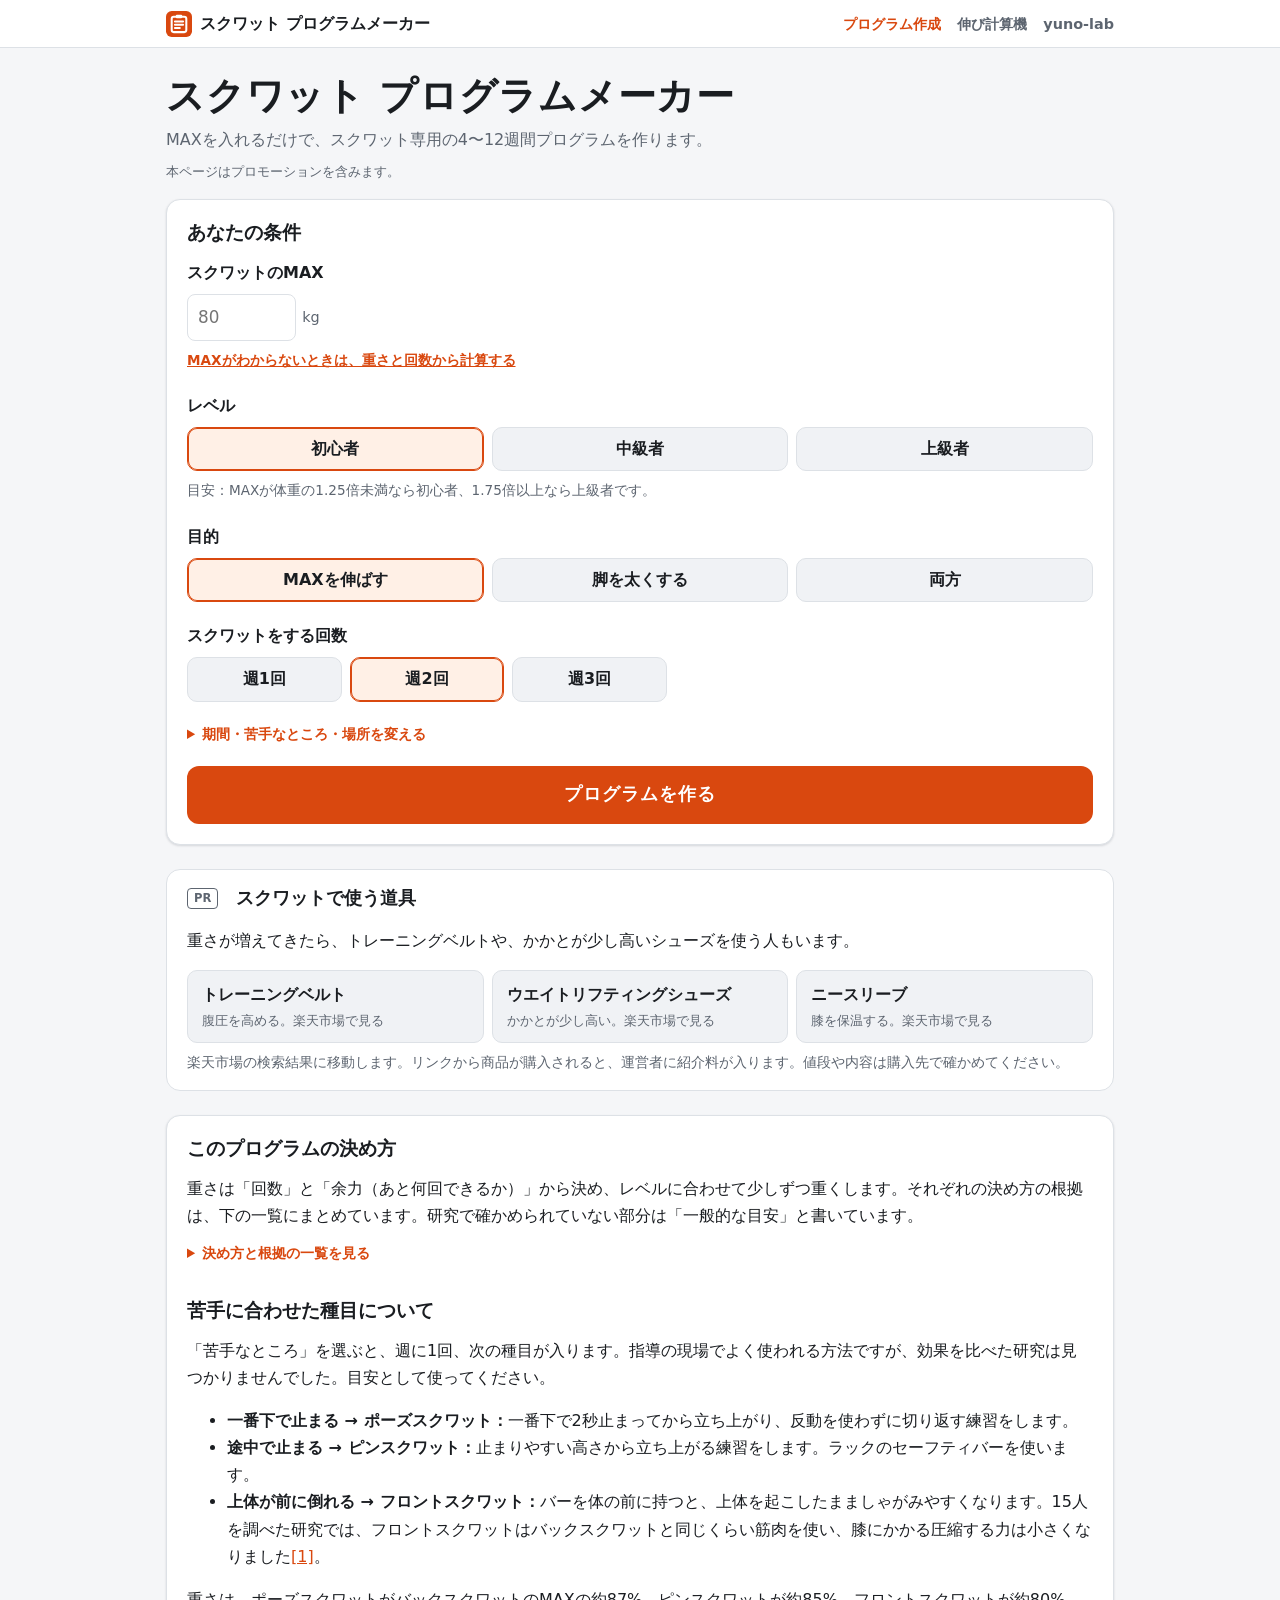
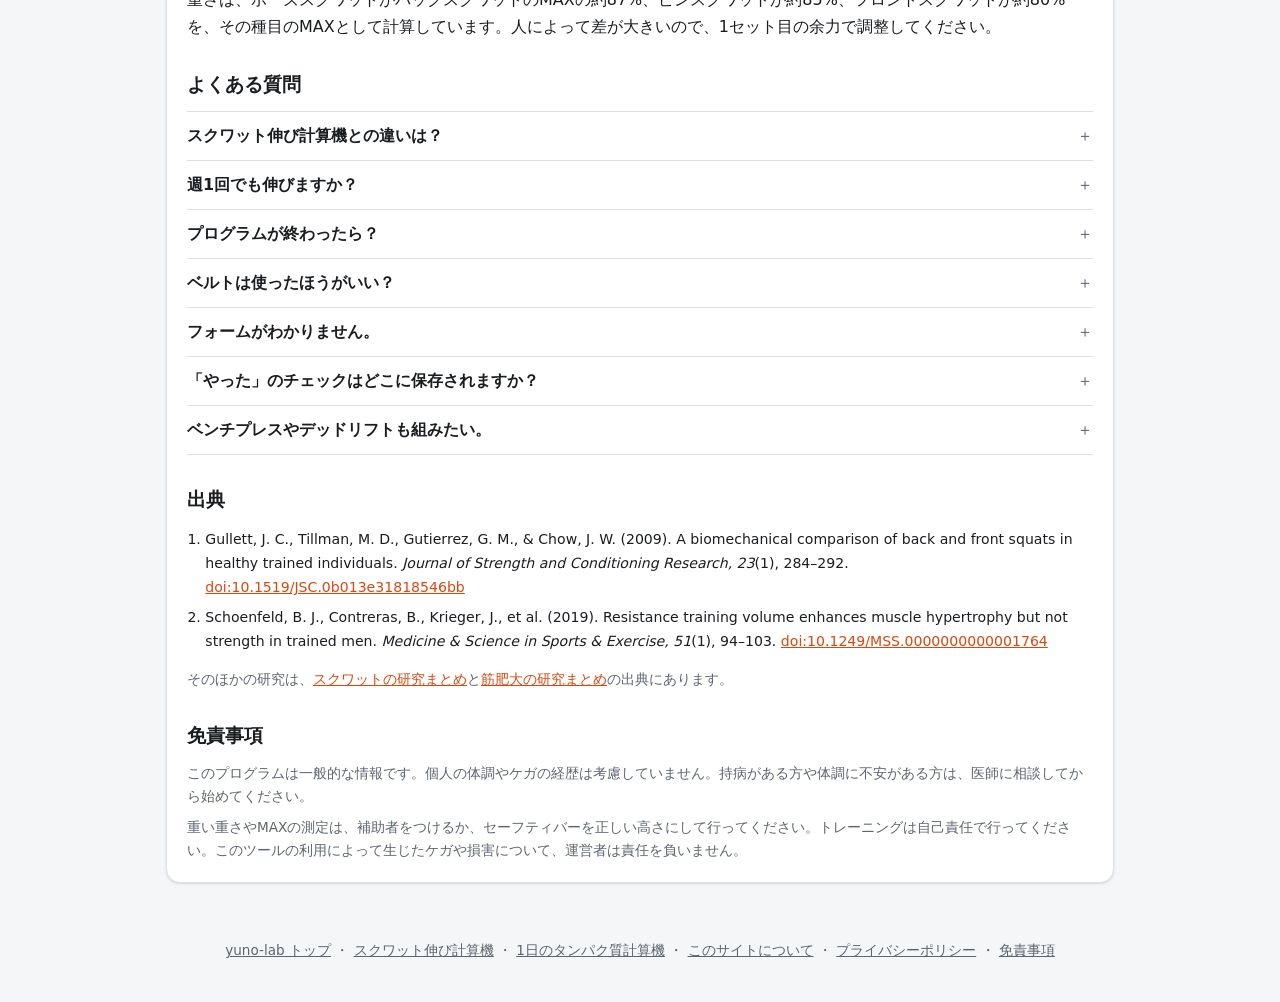
<file: index.html>
<!doctype html>
<html lang="ja">
<head>
<meta charset="utf-8">
<meta name="viewport" content="width=device-width, initial-scale=1, viewport-fit=cover">
<title>スクワット プログラムメーカー｜MAXを入れるだけでスクワット専用メニューを自動作成</title>
<meta name="description" content="スクワットのMAXを入れるだけで、4〜12週間のスクワット専用プログラムを自動で作ります。目的（MAX・脚の太さ）、週の回数、弱点に合わせて、毎回の重さ、ウォームアップ、プレートの付け方、補助種目まで出します。研究にもとづく決め方で、根拠つき。無料・登録不要。">
<link rel="canonical" href="https://yuno-lab.com/squat-program/">
<meta property="og:type" content="website">
<meta property="og:title" content="スクワット プログラムメーカー">
<meta property="og:description" content="MAXを入れるだけで、スクワット専用の4〜12週間プログラムを自動で作ります。重さ、ウォームアップ、プレート、補助種目まで。">
<meta property="og:url" content="https://yuno-lab.com/squat-program/">
<meta property="og:image" content="https://yuno-lab.com/squat-program/og.png">
<meta property="og:locale" content="ja_JP">
<meta name="twitter:card" content="summary_large_image">
<meta name="theme-color" content="#d9480f">
<link rel="icon" href="favicon.svg" type="image/svg+xml">
<link rel="stylesheet" href="css/style.css">
<script type="application/ld+json">
{
  "@context": "https://schema.org",
  "@type": "WebApplication",
  "name": "スクワット プログラムメーカー",
  "url": "https://yuno-lab.com/squat-program/",
  "description": "スクワットのMAXを入れるだけで、目的・週の回数・弱点に合わせた4〜12週間のスクワット専用プログラムを自動で作るWebツール。",
  "applicationCategory": "HealthApplication",
  "operatingSystem": "All",
  "inLanguage": "ja",
  "offers": { "@type": "Offer", "price": "0", "priceCurrency": "JPY" }
}
</script>
<script async src="https://pagead2.googlesyndication.com/pagead/js/adsbygoogle.js?client=ca-pub-7280043806672538"
     crossorigin="anonymous"></script>
</head>
<body>

<nav class="topnav" aria-label="サイト内">
  <div class="wrap">
    <a class="brand" href="index.html"><img src="favicon.svg" alt="" width="26" height="26">スクワット プログラムメーカー</a>
    <ul>
      <li><a class="navlink" href="index.html" aria-current="page">プログラム作成</a></li>
      <li><a class="navlink" href="/squat-goal/">伸び計算機</a></li>
      <li><a class="navlink" href="/">yuno-lab</a></li>
    </ul>
  </div>
</nav>

<header class="site-header">
  <div class="wrap">
    <h1>スクワット プログラムメーカー</h1>
    <p class="lead">MAXを入れるだけで、スクワット専用の4〜12週間プログラムを作ります。</p>
    <p class="pr-note">本ページはプロモーションを含みます。</p>
  </div>
</header>

<main class="wrap">

  <section class="card" id="form-section" aria-labelledby="form-title">
    <h2 id="form-title">あなたの条件</h2>
    <form id="prog-form" novalidate>
      <p class="error" id="form-error" role="alert" hidden></p>
      <input type="hidden" name="mode" value="max">

      <div class="field form-field">
        <span class="field-name" id="max-label">スクワットのMAX</span>
        <div id="max-field">
          <span class="num"><input type="number" name="max" inputmode="decimal" min="20" max="400" step="0.5" placeholder="80" aria-labelledby="max-label"><span class="unit">kg</span></span>
        </div>
        <div id="reps-field" hidden>
          <span class="num"><input type="number" name="liftW" inputmode="decimal" min="20" max="400" step="0.5" placeholder="70" aria-label="挙げた重さ（kg）"><span class="unit">kg</span></span>
          <span class="times">×</span>
          <span class="num"><input type="number" name="liftR" inputmode="numeric" min="1" max="20" step="1" placeholder="5" aria-label="回数"><span class="unit">回</span></span>
          <p class="hint" id="est-out" aria-live="polite"></p>
        </div>
        <button type="button" class="link-btn" id="mode-btn">MAXがわからないときは、重さと回数から計算する</button>
      </div>

      <fieldset>
        <legend>レベル</legend>
        <div class="seg">
          <label><input type="radio" name="level" value="beginner" checked><span>初心者</span></label>
          <label><input type="radio" name="level" value="intermediate"><span>中級者</span></label>
          <label><input type="radio" name="level" value="advanced"><span>上級者</span></label>
        </div>
        <p class="hint">目安：MAXが体重の1.25倍未満なら初心者、1.75倍以上なら上級者です。</p>
      </fieldset>

      <fieldset>
        <legend>目的</legend>
        <div class="seg">
          <label><input type="radio" name="goal" value="strength" checked><span>MAXを伸ばす</span></label>
          <label><input type="radio" name="goal" value="hypertrophy"><span>脚を太くする</span></label>
          <label><input type="radio" name="goal" value="both"><span>両方</span></label>
        </div>
      </fieldset>

      <fieldset>
        <legend>スクワットをする回数</legend>
        <div class="seg seg-compact">
          <label><input type="radio" name="freq" value="1"><span>週1回</span></label>
          <label><input type="radio" name="freq" value="2" checked><span>週2回</span></label>
          <label><input type="radio" name="freq" value="3"><span>週3回</span></label>
        </div>
      </fieldset>

      <details class="more form-more" id="more-settings">
        <summary>期間・苦手なところ・場所を変える</summary>
        <div class="field-grid">
          <label class="field">
            <span class="field-name">期間</span>
            <select name="weeks">
              <option value="4">4週間</option>
              <option value="6">6週間</option>
              <option value="8" selected>8週間</option>
              <option value="10">10週間</option>
              <option value="12">12週間</option>
            </select>
          </label>
          <label class="field">
            <span class="field-name">苦手なところ</span>
            <select name="weak" class="select-wide">
              <option value="none" selected>特になし・わからない</option>
              <option value="bottom">しゃがんだ一番下で止まる</option>
              <option value="middle">立ち上がる途中で止まる</option>
              <option value="lean">上体が前に倒れる</option>
            </select>
          </label>
          <fieldset class="field">
            <legend>トレーニングする場所</legend>
            <div class="seg">
              <label><input type="radio" name="equip" value="gym" checked><span>ジム</span></label>
              <label><input type="radio" name="equip" value="rack"><span>ラックとダンベルだけ</span></label>
            </div>
          </fieldset>
        </div>
      </details>

      <button type="submit" class="primary">プログラムを作る</button>
    </form>
  </section>

  <section id="result" aria-labelledby="result-title" hidden>
    <div class="card">
      <h2 id="result-title">あなたのスクワットプログラム</h2>
      <p class="summary-meta" id="summary-meta"></p>
      <ul class="summary-list fact-list" id="fact-list"></ul>
      <ul class="rules">
        <li>1セット目の余力が指定より2回以上多ければ、次のセットから2.5〜5kg上げます。余力がなければ2.5〜5kg下げます。<a class="cite-chip" href="/squat-goal/evidence.html#autoreg">根拠</a></li>
        <li>予定の回数ができなかったら、次回も同じ重さで行います。2回続けてできなければ、MAXを5%下げて作り直します。</li>
        <li>太ももが床と平行になるより深くしゃがみます。<a class="cite-chip" href="/squat-goal/evidence.html#depth">根拠</a></li>
      </ul>
      <p class="progress-row" id="progress-row" hidden><span id="progress-text"></span><button type="button" class="link-btn" id="reset-done">チェックを消す</button></p>
      <div class="actions">
        <button type="button" class="secondary" id="share-btn">リンクをコピー</button>
        <button type="button" class="secondary" id="print-btn">印刷</button>
        <a id="calc-link" href="/squat-goal/">伸びの予測を見る</a>
      </div>
      <div class="share-box" id="share-box" hidden>
        <input type="text" id="share-url" readonly aria-label="共有リンク">
        <p class="share-status" id="share-status" role="status"></p>
      </div>
    </div>

    <div class="tabs" role="tablist" aria-label="週を選ぶ" id="week-tabs"></div>
    <div id="week-panels"></div>
  </section>

  <section class="pr-box" aria-labelledby="gear-title">
    <h2 id="gear-title"><span class="pr-label">PR</span>スクワットで使う道具</h2>
    <p>重さが増えてきたら、トレーニングベルトや、かかとが少し高いシューズを使う人もいます。</p>
    <ul class="pr-links">
      <li><a href="https://hb.afl.rakuten.co.jp/hgc/584a279b.2b83ca67.584a279c.b426829b/?pc=https%3A%2F%2Fsearch.rakuten.co.jp%2Fsearch%2Fmall%2F%25E3%2583%2588%25E3%2583%25AC%25E3%2583%25BC%25E3%2583%258B%25E3%2583%25B3%25E3%2582%25B0%25E3%2583%2599%25E3%2583%25AB%25E3%2583%2588%2F&amp;link_type=text" target="_blank" rel="nofollow sponsored noopener">トレーニングベルト<small>腹圧を高める。楽天市場で見る</small></a></li>
      <li><a href="https://hb.afl.rakuten.co.jp/hgc/584a279b.2b83ca67.584a279c.b426829b/?pc=https%3A%2F%2Fsearch.rakuten.co.jp%2Fsearch%2Fmall%2F%25E3%2582%25A6%25E3%2582%25A8%25E3%2582%25A4%25E3%2583%2588%25E3%2583%25AA%25E3%2583%2595%25E3%2583%2586%25E3%2582%25A3%25E3%2583%25B3%25E3%2582%25B0%25E3%2582%25B7%25E3%2583%25A5%25E3%2583%25BC%25E3%2582%25BA%2F&amp;link_type=text" target="_blank" rel="nofollow sponsored noopener">ウエイトリフティングシューズ<small>かかとが少し高い。楽天市場で見る</small></a></li>
      <li><a href="https://hb.afl.rakuten.co.jp/hgc/584a279b.2b83ca67.584a279c.b426829b/?pc=https%3A%2F%2Fsearch.rakuten.co.jp%2Fsearch%2Fmall%2F%25E3%2583%258B%25E3%2583%25BC%25E3%2582%25B9%25E3%2583%25AA%25E3%2583%25BC%25E3%2583%2596%2B%25E7%25AD%258B%25E3%2583%2588%25E3%2583%25AC%2F&amp;link_type=text" target="_blank" rel="nofollow sponsored noopener">ニースリーブ<small>膝を保温する。楽天市場で見る</small></a></li>
    </ul>
    <p class="hint">楽天市場の検索結果に移動します。リンクから商品が購入されると、運営者に紹介料が入ります。値段や内容は購入先で確かめてください。</p>
  </section>

  <section class="card article" aria-labelledby="how-title">
    <h2 id="how-title">このプログラムの決め方</h2>
    <p>重さは「回数」と「余力（あと何回できるか）」から決め、レベルに合わせて少しずつ重くします。それぞれの決め方の根拠は、下の一覧にまとめています。研究で確かめられていない部分は「一般的な目安」と書いています。</p>
    <details class="more">
    <summary>決め方と根拠の一覧を見る</summary>
    <div class="table-wrap">
      <table class="data-table">
        <caption>決め方と根拠</caption>
        <thead><tr><th scope="col">決め方</th><th scope="col">根拠</th></tr></thead>
        <tbody>
          <tr><td>重さは「回数」と「余力（あと何回できるか）」から決め、その日の調子で上げ下げする</td><td><a href="/squat-goal/evidence.html#autoreg">あと何回できるかで重さを決めたグループのほうが、12週間で伸びた</a></td></tr>
          <tr><td>MAXを伸ばす目的では、途中からMAXの80%を超える重さを使う</td><td><a href="/squat-goal/evidence.html#load">178本の研究で、80%を超える重さで筋力が一番伸びた</a></td></tr>
          <tr><td>MAXを伸ばす目的では、スクワットは1日2〜5セット（多くの日は3セット）</td><td><a href="/squat-goal/evidence.html#volume">1種目1セット・3セット・5セットで、スクワットのMAXの伸びに差はなかった</a></td></tr>
          <tr><td>脚を太くする目的では、セット数を多めにする</td><td><a href="/body-menu/evidence.html#volume">週のセット数が多いほど筋肉が増えやすかった</a>。スクワットなどを週3回行った研究でも、セット数が多いグループほど太ももの筋肉が厚くなった<a href="#ref-2">[2]</a></td></tr>
          <tr><td>脚を太くする目的では、回数を8〜15回にする</td><td><a href="/body-menu/evidence.html#load">限界まで行った研究では、軽い重さでも重い重さでも同じくらい筋肉が増えた</a></td></tr>
          <tr><td>MAXを伸ばす目的では余力を残し、脚を太くする目的では限界の近くまで行う</td><td><a href="/squat-goal/evidence.html#failure">筋力の伸びは限界との距離とほぼ関係なく、筋肉の大きさは限界に近いほど増えた</a></td></tr>
          <tr><td>週1〜3回から選べる</td><td><a href="/squat-goal/evidence.html#frequency">週の量が同じなら、回数による差はほぼなかった</a></td></tr>
          <tr><td>深くしゃがむ</td><td><a href="/squat-goal/evidence.html#depth">深くしゃがむほうが、MAXもお尻と内ももの筋肉も伸びた</a></td></tr>
          <tr><td>最後の週は量を減らしてから測る</td><td><a href="/squat-goal/evidence.html#taper">量を減らしてから測ったパワーリフティング選手が伸びた</a></td></tr>
          <tr><td>重さは、レベルに合わせて少しずつ重くする</td><td><a href="/squat-goal/evidence.html#rate">体重に比べてMAXが軽い人ほど速く伸びた</a>。控えめなペースで見込んでいます</td></tr>
          <tr><td>シーテッドレッグカールを入れる</td><td><a href="/body-menu/evidence.html#length">座って行うレッグカールのほうが、太ももの裏が大きくなった</a></td></tr>
          <tr><td>苦手に合わせた種目</td><td>一般的な目安（<a href="#weak">下で説明</a>）</td></tr>
          <tr><td>ウォームアップの段階、休憩の長さ、段階の週の配分、予定の回数ができなかったときの戻し方</td><td>一般的な目安</td></tr>
        </tbody>
      </table>
    </div>
    </details>

    <h2 id="weak">苦手に合わせた種目について</h2>
    <p>「苦手なところ」を選ぶと、週に1回、次の種目が入ります。指導の現場でよく使われる方法ですが、効果を比べた研究は見つかりませんでした。目安として使ってください。</p>
    <ul>
      <li><strong>一番下で止まる → ポーズスクワット：</strong>一番下で2秒止まってから立ち上がり、反動を使わずに切り返す練習をします。</li>
      <li><strong>途中で止まる → ピンスクワット：</strong>止まりやすい高さから立ち上がる練習をします。ラックのセーフティバーを使います。</li>
      <li><strong>上体が前に倒れる → フロントスクワット：</strong>バーを体の前に持つと、上体を起こしたまましゃがみやすくなります。15人を調べた研究では、フロントスクワットはバックスクワットと同じくらい筋肉を使い、膝にかかる圧縮する力は小さくなりました<a href="#ref-1">[1]</a>。</li>
    </ul>
    <p>重さは、ポーズスクワットがバックスクワットのMAXの約87%、ピンスクワットが約85%、フロントスクワットが約80%を、その種目のMAXとして計算しています。人によって差が大きいので、1セット目の余力で調整してください。</p>

    <h2>よくある質問</h2>
    <div class="faq">
      <details><summary>スクワット伸び計算機との違いは？</summary><p><a href="/squat-goal/">スクワット伸び計算機</a>は、何週間で何kg伸びるかを予測します。こちらは、その期間のプログラムを作ります。</p></details>
      <details><summary>週1回でも伸びますか？</summary><p>週の合計の量が同じなら、週の回数による差はほぼなかったと報告されています。週1回の場合は、その日のセット数を1つ増やしています。</p></details>
      <details><summary>プログラムが終わったら？</summary><p>最後の週の測定か回数チェックの結果を、その日のカードに入れてください。新しいMAXで次のプログラムを作れます。</p></details>
      <details><summary>ベルトは使ったほうがいい？</summary><p>重い重さを扱うときに使う人が多いです。選び方は<a href="/big3-menu/articles/belt.html">トレーニングベルトの記事</a>で紹介しています。</p></details>
      <details><summary>フォームがわかりません。</summary><p><a href="/big3-menu/articles/squat-form.html">スクワットのフォームの記事</a>で、初心者がつまずくポイントを紹介しています。</p></details>
      <details><summary>「やった」のチェックはどこに保存されますか？</summary><p>この端末のブラウザの中だけに保存されます。ほかの端末には引き継がれません。</p></details>
      <details><summary>ベンチプレスやデッドリフトも組みたい。</summary><p><a href="/big3-menu/">BIG3 メニューメーカー</a>で、3種目をまとめて組めます。</p></details>
    </div>

    <h2 id="refs">出典</h2>
    <ol class="ref-list">
      <li id="ref-1">Gullett, J. C., Tillman, M. D., Gutierrez, G. M., &amp; Chow, J. W. (2009). A biomechanical comparison of back and front squats in healthy trained individuals. <i>Journal of Strength and Conditioning Research, 23</i>(1), 284–292. <a href="https://doi.org/10.1519/JSC.0b013e31818546bb">doi:10.1519/JSC.0b013e31818546bb</a></li>
      <li id="ref-2">Schoenfeld, B. J., Contreras, B., Krieger, J., et al. (2019). Resistance training volume enhances muscle hypertrophy but not strength in trained men. <i>Medicine &amp; Science in Sports &amp; Exercise, 51</i>(1), 94–103. <a href="https://doi.org/10.1249/MSS.0000000000001764">doi:10.1249/MSS.0000000000001764</a></li>
    </ol>
    <p class="cite">そのほかの研究は、<a href="/squat-goal/evidence.html">スクワットの研究まとめ</a>と<a href="/body-menu/evidence.html">筋肥大の研究まとめ</a>の出典にあります。</p>

    <h2 id="disclaimer">免責事項</h2>
    <div class="disclaimer">
      <p>このプログラムは一般的な情報です。個人の体調やケガの経歴は考慮していません。持病がある方や体調に不安がある方は、医師に相談してから始めてください。</p>
      <p>重い重さやMAXの測定は、補助者をつけるか、セーフティバーを正しい高さにして行ってください。トレーニングは自己責任で行ってください。このツールの利用によって生じたケガや損害について、運営者は責任を負いません。</p>
    </div>
  </section>
</main>

<footer class="site-footer">
  <div class="wrap">
    <a href="/">yuno-lab トップ</a>
    <span aria-hidden="true">・</span>
    <a href="/squat-goal/">スクワット伸び計算機</a>
    <span aria-hidden="true">・</span>
    <a href="/protein-calc/">1日のタンパク質計算機</a>
    <span aria-hidden="true">・</span>
    <a href="/about.html">このサイトについて</a>
    <span aria-hidden="true">・</span>
    <a href="/privacy.html">プライバシーポリシー</a>
    <span aria-hidden="true">・</span>
    <a href="#disclaimer">免責事項</a>
  </div>
</footer>

<script src="js/sp-data.js"></script>
<script src="js/sp-program.js"></script>
<script src="js/app.js"></script>
</body>
</html>
</file>
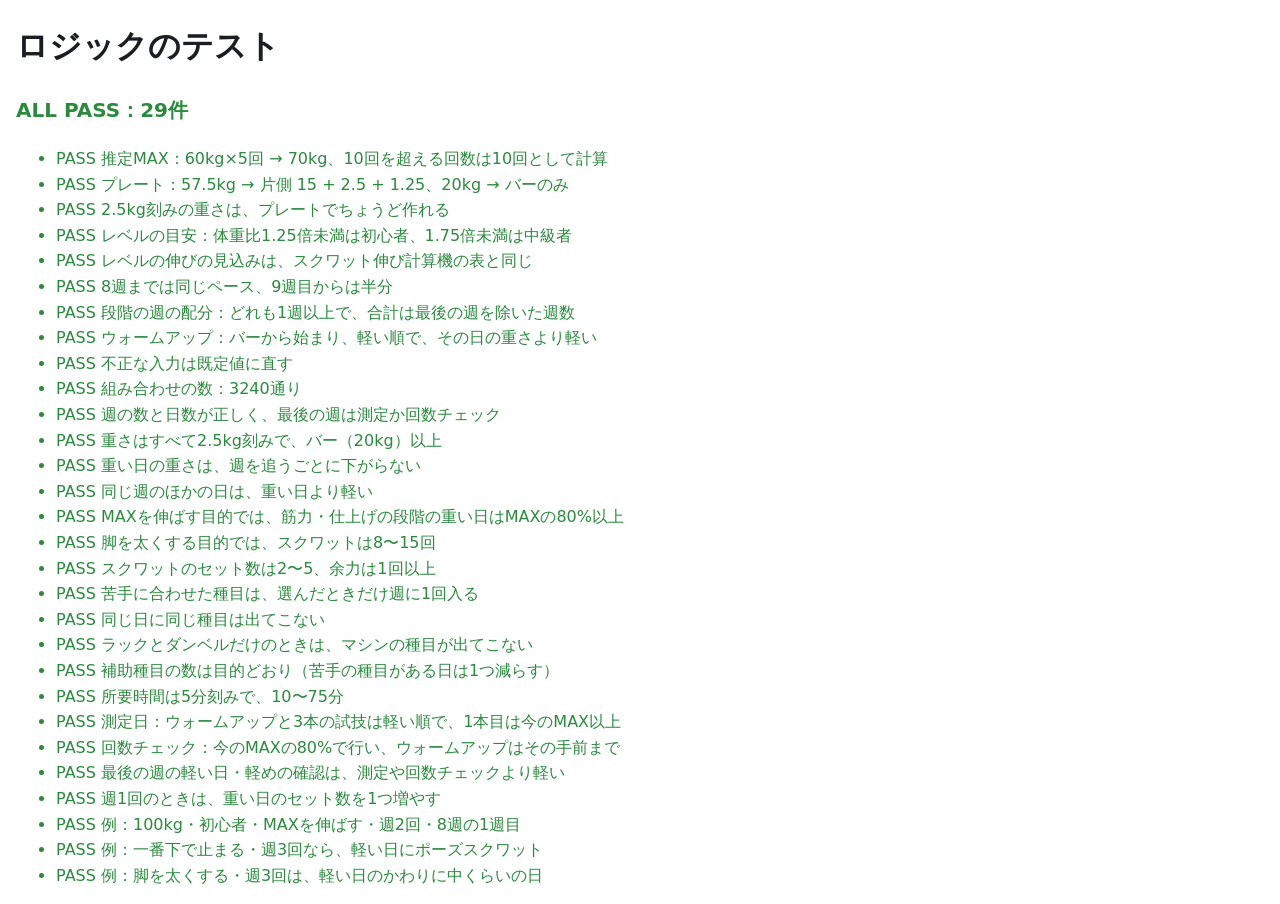
<file: tests.html>
<!doctype html>
<html lang="ja">
<head>
<meta charset="utf-8">
<meta name="viewport" content="width=device-width, initial-scale=1">
<meta name="robots" content="noindex">
<title>スクワット プログラムメーカー ロジックのテスト</title>
<style>
  body { font-family: system-ui, "Yu Gothic UI", Meiryo, sans-serif; margin: 16px; line-height: 1.6; background: #fff; color: #1a1d21; }
  #summary { font-size: 1.25rem; font-weight: 700; }
  .pass { color: #2b8a3e; }
  .fail { color: #c92a2a; font-weight: 700; }
</style>
</head>
<body>
<h1>ロジックのテスト</h1>
<p id="summary">実行中…</p>
<ul id="results"></ul>

<script src="js/sp-data.js"></script>
<script src="js/sp-program.js"></script>
<script>
(function () {
  'use strict';
  const SP = window.SP;
  const D = SP.DATA;
  const results = [];
  function test(name, fn) {
    try { fn(); results.push({ name, ok: true }); }
    catch (e) { results.push({ name, ok: false, msg: e && e.message ? e.message : String(e) }); }
  }
  function eq(a, b, label) {
    const x = JSON.stringify(a), y = JSON.stringify(b);
    if (x !== y) throw new Error((label ? label + ': ' : '') + '期待値 ' + y + ' / 実際 ' + x);
  }
  function near(a, b, label) {
    if (!(Math.abs(a - b) <= 1e-6)) throw new Error((label ? label + ': ' : '') + '期待値 ' + b + ' / 実際 ' + a);
  }
  function ok(c, label) { if (!c) throw new Error(label || '条件を満たしていません'); }
  const isStep = x => Math.abs(x / D.step - Math.round(x / D.step)) < 1e-9;

  // ---- 部品 ----
  test('推定MAX：60kg×5回 → 70kg、10回を超える回数は10回として計算', () => {
    eq(SP.estimate1RM(60, 5), 70);
    eq(SP.estimate1RM(60, 15), SP.estimate1RM(60, 10));
    eq(SP.estimate1RM(0, 5), null);
  });
  test('プレート：57.5kg → 片側 15 + 2.5 + 1.25、20kg → バーのみ', () => {
    eq(SP.formatPlates(57.5), '片側 15 + 2.5 + 1.25');
    eq(SP.formatPlates(20), 'バーのみ');
    eq(SP.platesPerSide(142.5).plates, [20, 20, 20, 1.25]);
    eq(SP.platesPerSide(142.5).remainder, 0);
  });
  test('2.5kg刻みの重さは、プレートでちょうど作れる', () => {
    for (let w = 20; w <= 300; w += 2.5) eq(SP.platesPerSide(w).remainder, 0, w + 'kg');
  });
  test('レベルの目安：体重比1.25倍未満は初心者、1.75倍未満は中級者', () => {
    eq(SP.suggestLevel(80, 65), 'beginner');
    eq(SP.suggestLevel(100, 80), 'intermediate');
    eq(SP.suggestLevel(140, 80), 'advanced');
    eq(SP.suggestLevel(100, ''), null);
  });
  test('レベルの伸びの見込みは、スクワット伸び計算機の表と同じ', () => {
    eq(['beginner', 'intermediate', 'advanced'].map(k => [D.levels[k].low, D.levels[k].high]), [[2.0, 3.5], [1.0, 2.0], [0.5, 1.5]]);
  });
  test('8週までは同じペース、9週目からは半分', () => {
    near(SP.gainPct(8, 2), 16);
    near(SP.gainPct(12, 2), 20);
  });
  test('段階の週の配分：どれも1週以上で、合計は最後の週を除いた週数', () => {
    Object.keys(D.goals).forEach(g => D.weekOptions.forEach(w => {
      const a = SP.allocatePhases(w - 1, D.goals[g].phases);
      ok(a.every(x => x >= 1), g + ' ' + w + '週 ' + a);
      eq(a[0] + a[1] + a[2], w - 1, g + ' ' + w + '週');
    }));
    eq(SP.allocatePhases(7, D.goals.strength.phases), [3, 2, 2]);
  });
  test('ウォームアップ：バーから始まり、軽い順で、その日の重さより軽い', () => {
    const wu = SP.warmupFor(100, 'normal');
    eq(wu.map(w => w.weight), [20, 40, 60, 80]);
    eq(SP.warmupFor(20, 'normal'), []);
    [22.5, 45, 77.5, 150, 250].forEach(w => {
      const list = SP.warmupFor(w, 'normal');
      for (let i = 1; i < list.length; i++) ok(list[i].weight > list[i - 1].weight, w + 'kg');
      list.forEach(x => ok(x.weight < w && isStep(x.weight), w + 'kg ' + x.weight));
    });
  });
  test('不正な入力は既定値に直す', () => {
    const n = SP.normalizeInput({ max: 100, level: 'x', goal: 'y', freq: 7, weeks: 9, weak: '?', equip: 'moon' });
    eq([n.level, n.goal, n.freq, n.weeks, n.weak, n.equip], ['beginner', 'strength', 2, 8, 'none', 'gym']);
    eq(SP.validate(SP.normalizeInput({ max: '' })).length, 1);
    eq(SP.validate(SP.normalizeInput({ max: 100 })).length, 0);
  });

  // ---- 全組み合わせ ----
  const CASES = [];
  Object.keys(D.levels).forEach(level => Object.keys(D.goals).forEach(goal => [1, 2, 3].forEach(freq =>
    D.weekOptions.forEach(weeks => Object.keys(D.weakPoints).forEach(weak => Object.keys(D.equipments).forEach(equip =>
      [40, 100, 200].forEach(max => CASES.push({ max, level, goal, freq, weeks, weak, equip }))))))));
  const label = c => [c.max + 'kg', c.level, c.goal, '週' + c.freq, c.weeks + '週', c.weak, c.equip].join('/');
  const PROGS = CASES.map(c => ({ c, p: SP.buildProgram(c) }));
  const train = p => p.weeks.slice(0, -1);

  test('組み合わせの数：' + CASES.length + '通り', () => ok(CASES.length === 3240));
  test('週の数と日数が正しく、最後の週は測定か回数チェック', () => {
    PROGS.forEach(({ c, p }) => {
      eq(p.weeks.length, c.weeks, label(c));
      train(p).forEach(w => eq(w.days.length, c.freq, label(c) + ' 第' + w.week + '週'));
      const last = p.weeks[p.weeks.length - 1];
      eq(last.phase, D.goals[c.goal].ending, label(c));
      eq(last.days.length, c.freq === 1 ? 1 : 2, label(c) + ' 最後の週');
      eq(last.days[last.days.length - 1].type, c.goal === 'hypertrophy' ? 'check' : 'test', label(c));
    });
  });
  test('重さはすべて2.5kg刻みで、バー（20kg）以上', () => {
    PROGS.forEach(({ c, p }) => p.weeks.forEach(w => w.days.forEach(d => {
      const ws = d.exercises.filter(e => e.weight != null).map(e => e.weight)
        .concat((d.warmup || []).map(x => x.weight), (d.attempts || []).map(a => a.weight), d.weight != null ? [d.weight] : []);
      ws.forEach(x => ok(isStep(x) && x >= D.bar, label(c) + ' 第' + w.week + '週 ' + x));
    })));
  });
  test('重い日の重さは、週を追うごとに下がらない', () => {
    PROGS.forEach(({ c, p }) => {
      const hw = train(p).map(w => w.days[0].exercises[0].weight);
      for (let i = 1; i < hw.length; i++) ok(hw[i] >= hw[i - 1], label(c) + ' ' + hw.join('→'));
    });
  });
  test('同じ週のほかの日は、重い日より軽い', () => {
    PROGS.forEach(({ c, p }) => train(p).forEach(w => {
      const h0 = w.days[0].exercises[0];
      w.days.slice(1).forEach(d => {
        const m = d.exercises[0];
        ok(SP.loadPct(m.reps, m.rir) < SP.loadPct(h0.reps, h0.rir), label(c) + ' 第' + w.week + '週 ' + d.label);
      });
    }));
  });
  test('MAXを伸ばす目的では、筋力・仕上げの段階の重い日はMAXの80%以上', () => {
    PROGS.filter(x => x.c.goal !== 'hypertrophy').forEach(({ c, p }) => train(p).forEach(w => {
      if (w.phase !== 'strength' && w.phase !== 'peak') return;
      const m = w.days[0].exercises[0];
      ok(SP.loadPct(m.reps, m.rir) >= 0.8, label(c) + ' 第' + w.week + '週');
    }));
  });
  test('脚を太くする目的では、スクワットは8〜15回', () => {
    PROGS.filter(x => x.c.goal === 'hypertrophy').forEach(({ c, p }) => train(p).forEach(w => w.days.forEach(d => {
      const m = d.exercises[0];
      ok(m.reps >= 8 && m.reps <= 15, label(c) + ' 第' + w.week + '週 ' + m.reps + '回');
    })));
  });
  test('スクワットのセット数は2〜5、余力は1回以上', () => {
    PROGS.forEach(({ c, p }) => p.weeks.forEach(w => w.days.forEach(d => d.exercises.forEach(e => {
      if (e.kind === 'acc') return;
      ok(e.sets >= 2 && e.sets <= D.maxMainSets, label(c) + ' セット数 ' + e.sets);
      ok(e.rir >= 1, label(c) + ' 余力 ' + e.rir);
    }))));
  });
  test('苦手に合わせた種目は、選んだときだけ週に1回入る', () => {
    PROGS.forEach(({ c, p }) => train(p).forEach(w => {
      const vars = w.days.flatMap(d => d.exercises.filter(e => e.kind === 'variation'));
      eq(vars.length, c.weak === 'none' ? 0 : 1, label(c) + ' 第' + w.week + '週');
      if (vars.length) eq(vars[0].id, D.weakPoints[c.weak].variation.id, label(c));
    }));
  });
  test('同じ日に同じ種目は出てこない', () => {
    PROGS.forEach(({ c, p }) => p.weeks.forEach(w => w.days.forEach(d => {
      const ids = d.exercises.map(e => e.id || e.name);
      eq(new Set(ids).size, ids.length, label(c) + ' 第' + w.week + '週 ' + d.name);
    })));
  });
  test('ラックとダンベルだけのときは、マシンの種目が出てこない', () => {
    const machines = ['leg_press', 'seated_curl', 'leg_ext'];
    PROGS.filter(x => x.c.equip === 'rack').forEach(({ c, p }) => p.weeks.forEach(w => w.days.forEach(d =>
      d.exercises.forEach(e => ok(machines.indexOf(e.id) < 0, label(c) + ' ' + e.id)))));
  });
  test('補助種目の数は目的どおり（苦手の種目がある日は1つ減らす）', () => {
    PROGS.forEach(({ c, p }) => train(p).forEach(w => w.days.forEach(d => {
      const acc = d.exercises.filter(e => e.kind === 'acc').length;
      const hasVar = d.exercises.some(e => e.kind === 'variation');
      eq(acc, D.goals[c.goal].accessoryCount - (hasVar ? 1 : 0), label(c) + ' 第' + w.week + '週 ' + d.name);
    })));
  });
  test('所要時間は5分刻みで、10〜75分', () => {
    PROGS.forEach(({ c, p }) => p.weeks.forEach(w => w.days.forEach(d =>
      ok(d.minutes % 5 === 0 && d.minutes >= 10 && d.minutes <= 75, label(c) + ' 第' + w.week + '週 ' + d.name + ' ' + d.minutes + '分'))));
  });
  test('測定日：ウォームアップと3本の試技は軽い順で、1本目は今のMAX以上', () => {
    PROGS.filter(x => x.c.goal !== 'hypertrophy').forEach(({ c, p }) => {
      const t = p.weeks[p.weeks.length - 1].days.slice(-1)[0];
      const seq = t.warmup.map(x => x.weight).concat(t.attempts.map(a => a.weight));
      for (let i = 1; i < seq.length; i++) ok(seq[i] > seq[i - 1], label(c) + ' ' + seq.join('→'));
      ok(t.attempts[0].weight >= Math.floor(c.max / D.step) * D.step, label(c));
      eq(t.attempts.length, 3, label(c));
    });
  });
  test('回数チェック：今のMAXの80%で行い、ウォームアップはその手前まで', () => {
    PROGS.filter(x => x.c.goal === 'hypertrophy').forEach(({ c, p }) => {
      const d = p.weeks[p.weeks.length - 1].days.slice(-1)[0];
      eq(d.weight, Math.max(D.bar, Math.round(c.max * 0.8 / D.step) * D.step), label(c));
      d.warmup.forEach(x => ok(x.weight < d.weight, label(c)));
    });
  });
  test('最後の週の軽い日・軽めの確認は、測定や回数チェックより軽い', () => {
    PROGS.filter(x => x.c.freq >= 2).forEach(({ c, p }) => {
      const [first, lastDay] = p.weeks[p.weeks.length - 1].days;
      const target = lastDay.type === 'check' ? lastDay.weight : lastDay.attempts[0].weight;
      ok(first.exercises[0].weight < target || first.exercises[0].weight === D.bar, label(c) + ' ' + first.exercises[0].weight + ' / ' + target);
    });
  });
  test('週1回のときは、重い日のセット数を1つ増やす', () => {
    const a = SP.buildProgram({ max: 100, level: 'beginner', goal: 'strength', freq: 1, weeks: 8 }).weeks[0].days[0].exercises[0].sets;
    const b = SP.buildProgram({ max: 100, level: 'beginner', goal: 'strength', freq: 2, weeks: 8 }).weeks[0].days[0].exercises[0].sets;
    eq([a, b], [4, 3]);
  });

  // ---- 具体例 ----
  test('例：100kg・初心者・MAXを伸ばす・週2回・8週の1週目', () => {
    const p = SP.buildProgram({ max: 100, level: 'beginner', goal: 'strength', freq: 2, weeks: 8, weak: 'none', equip: 'gym' });
    eq(p.weeks[0].days.map(d => d.exercises.map(e => e.kind === 'acc' ? e.id : [e.sets, e.reps, e.rir, e.weight])),
      [[[3, 6, 3, 77.5], 'rdl', 'bulgarian'], [[3, 9, 3, 72.5], 'leg_press', 'seated_curl']]);
    eq(p.weeks[0].days[0].warmup.map(w => w.weight), [20, 30, 47.5, 62.5]);
    eq(p.attempts.map(a => a.weight), [107.5, 115, 122.5]);
    eq(p.weeks.map(w => w.phaseName), ['基礎', '基礎', '基礎', '筋力', '筋力', '仕上げ', '仕上げ', '測定']);
  });
  test('例：一番下で止まる・週3回なら、軽い日にポーズスクワット', () => {
    const p = SP.buildProgram({ max: 100, level: 'intermediate', goal: 'strength', freq: 3, weeks: 8, weak: 'bottom' });
    const d = p.weeks[0].days[1];
    eq(d.label, '軽い日');
    eq(d.exercises.map(e => e.kind), ['main', 'variation', 'acc']);
    eq(d.exercises[1].name, 'ポーズスクワット');
  });
  test('例：脚を太くする・週3回は、軽い日のかわりに中くらいの日', () => {
    const p = SP.buildProgram({ max: 100, level: 'beginner', goal: 'hypertrophy', freq: 3, weeks: 8 });
    eq(p.weeks[0].days.map(d => d.label), ['重い日', '中くらいの日', '回数の日']);
    eq(p.weeks[0].days.map(d => d.exercises[0].reps), [12, 12, 15]);
  });

  const ul = document.getElementById('results');
  results.forEach(r => {
    const li = document.createElement('li');
    li.className = r.ok ? 'pass' : 'fail';
    li.textContent = (r.ok ? 'PASS ' : 'FAIL ') + r.name + (r.msg ? '：' + r.msg : '');
    ul.appendChild(li);
  });
  const failed = results.filter(r => !r.ok).length;
  const s = document.getElementById('summary');
  s.textContent = failed ? 'FAIL：' + results.length + '件中 ' + failed + '件失敗' : 'ALL PASS：' + results.length + '件';
  s.className = failed ? 'fail' : 'pass';
})();
</script>
</body>
</html>
</file>
<file: css/style.css>
/* yuno-lab ツール共通（BIG3・ボディメイク・スクワット・ベンチプレス） */

:root {
  --bg: #f5f6f8;
  --surface: #ffffff;
  --surface-2: #f0f2f5;
  --text: #1a1d21;
  --muted: #5d6570;
  --border: #dde1e6;
  --accent: #d9480f;
  --accent-hover: #bf3f0c;
  --accent-ink: #ffffff;
  --accent-soft: #fff0e6;
  --light: #1864ab;
  --light-soft: #e7f0fa;
  --test: #a61e4d;
  --test-soft: #fcebf1;
  --acc: #5f3dc4;
  --acc-soft: #efeafd;
  --error: #c92a2a;
  --error-soft: #fdecec;
  --radius: 14px;
  --shadow: 0 1px 2px rgba(16, 24, 40, .06), 0 1px 3px rgba(16, 24, 40, .08);
  color-scheme: light;
}

@media (prefers-color-scheme: dark) {
  :root {
    --bg: #0f1216;
    --surface: #171b21;
    --surface-2: #1f252c;
    --text: #e6e8eb;
    --muted: #9aa3ad;
    --border: #2b323a;
    --accent: #ff8b4d;
    --accent-hover: #ffa06b;
    --accent-ink: #1b0d05;
    --accent-soft: #2c1a10;
    --light: #74b0f0;
    --light-soft: #132436;
    --test: #f283a9;
    --test-soft: #34161f;
    --acc: #b3a1f7;
    --acc-soft: #221c38;
    --error: #ff8787;
    --error-soft: #3a1717;
    --shadow: none;
    color-scheme: dark;
  }
}

* { box-sizing: border-box; }

html { -webkit-text-size-adjust: 100%; }

body {
  margin: 0;
  background: var(--bg);
  color: var(--text);
  font-family: "Hiragino Sans", "Hiragino Kaku Gothic ProN", "Noto Sans JP", "Yu Gothic UI", "Yu Gothic", Meiryo, system-ui, sans-serif;
  font-size: 16px;
  line-height: 1.7;
  padding-top: env(safe-area-inset-top, 0px);
  padding-bottom: env(safe-area-inset-bottom, 0px);
}

[hidden] { display: none !important; }

a { color: var(--accent); }

.wrap {
  max-width: 980px;
  margin: 0 auto;
  padding-inline: 16px;
}

/* ---- ヘッダー ---- */
.site-header { padding-block: 24px 0; }
.eyebrow {
  display: inline-block;
  margin: 0 0 6px;
  padding: 2px 10px;
  border-radius: 999px;
  background: var(--accent-soft);
  color: var(--accent);
  font-size: .8rem;
  font-weight: 700;
}
.site-header h1 {
  margin: 0;
  font-size: clamp(1.7rem, 6vw, 2.4rem);
  line-height: 1.25;
  letter-spacing: .02em;
}
.lead { margin: 6px 0 0; color: var(--muted); max-width: 44em; }

main { padding-bottom: 32px; }

/* ---- カード ---- */
.card {
  background: var(--surface);
  border: 1px solid var(--border);
  border-radius: var(--radius);
  padding: 20px;
  margin-block: 16px;
  box-shadow: var(--shadow);
}
h2 { font-size: 1.2rem; margin: 0 0 12px; line-height: 1.4; display: flex; align-items: center; gap: 10px; }
.step-num {
  display: inline-grid;
  place-items: center;
  width: 1.7em;
  height: 1.7em;
  border-radius: 50%;
  background: var(--accent);
  color: var(--accent-ink);
  font-size: .85rem;
  flex: none;
}
.hint { color: var(--muted); font-size: .85rem; margin: 8px 0 0; }

/* ---- フォーム ---- */
fieldset { border: 0; margin: 0 0 20px; padding: 0; min-width: 0; }
legend { font-weight: 700; margin-bottom: 8px; padding: 0; }

.seg { display: flex; flex-wrap: wrap; gap: 8px; }
/* 選択肢は、入るなら1行に同じ幅で並べる */
.seg-compact { max-width: 480px; }
.seg label { position: relative; flex: 1 1 0; min-width: max-content; }
.seg input {
  position: absolute;
  inset: 0;
  width: 100%;
  height: 100%;
  margin: 0;
  opacity: 0;
  cursor: pointer;
}
.seg span {
  display: block;
  height: 100%;
  padding: 10px 12px;
  border: 1px solid var(--border);
  border-radius: 10px;
  background: var(--surface-2);
  text-align: center;
  font-weight: 700;
  line-height: 1.4;
  cursor: pointer;
}
.seg small { display: block; margin-top: 2px; font-weight: 400; font-size: .78rem; color: var(--muted); }
.seg input:checked + span {
  border-color: var(--accent);
  background: var(--accent-soft);
  box-shadow: inset 0 0 0 1px var(--accent);
}
.seg input:focus-visible + span { outline: 3px solid var(--accent); outline-offset: 2px; }

.lifts { display: grid; gap: 10px; margin-bottom: 20px; }
.lift-row {
  display: grid;
  grid-template-columns: 15em 1fr;
  align-items: center;
  gap: 8px 12px;
  padding: 12px;
  border: 1px solid var(--border);
  border-radius: 10px;
  background: var(--surface-2);
}
.lift-name { font-weight: 700; line-height: 1.4; white-space: nowrap; }
.lift-name small { margin-left: 6px; font-weight: 400; font-size: .75rem; color: var(--muted); }
.lift-row.is-off .inputs { opacity: .45; }
.inputs { display: flex; flex-wrap: wrap; align-items: center; gap: 8px; }
.inputs .mode-reps { display: inline-flex; flex-wrap: wrap; align-items: center; gap: 8px; }
.num { display: inline-flex; align-items: center; gap: 6px; }
.num input {
  width: 6.5em;
  padding: 8px 10px;
  border: 1px solid var(--border);
  border-radius: 8px;
  background: var(--surface);
  color: var(--text);
  font: inherit;
  font-size: 1.05rem;
  font-variant-numeric: tabular-nums;
}
.num input:focus { outline: 2px solid var(--accent); outline-offset: 1px; }
.num input:disabled { cursor: not-allowed; }
.times { color: var(--muted); }
.check { display: inline-flex; align-items: center; gap: 8px; cursor: pointer; }
.check input { width: 18px; height: 18px; margin: 0; accent-color: var(--accent); flex: none; }

@media (max-width: 560px) {
  .lift-row { grid-template-columns: 1fr; }
}

.error {
  margin: 0 0 16px;
  padding: 10px 12px;
  border-radius: 8px;
  background: var(--error-soft);
  color: var(--error);
  font-weight: 700;
}

button { font: inherit; cursor: pointer; }
.primary {
  width: 100%;
  padding: 14px 20px;
  border: 0;
  border-radius: 12px;
  background: var(--accent);
  color: var(--accent-ink);
  font-size: 1.1rem;
  font-weight: 800;
  letter-spacing: .05em;
}
.primary:hover { background: var(--accent-hover); }
.primary:focus-visible, .secondary:focus-visible { outline: 3px solid var(--accent); outline-offset: 2px; }
.secondary {
  padding: 8px 14px;
  border: 1px solid var(--border);
  border-radius: 10px;
  background: var(--surface);
  color: var(--text);
  font-weight: 700;
}
.secondary:hover { border-color: var(--accent); }
.actions { display: flex; flex-wrap: wrap; align-items: center; gap: 8px 16px; margin-top: 16px; }
.actions .secondary { font-size: .9rem; }
.actions a:not(.btn-link) { font-size: .9rem; font-weight: 700; }

/* ---- 結果: 概要 ---- */
.summary-meta { margin: -8px 0 12px; color: var(--muted); }
.summary-list {
  list-style: none;
  margin: 0;
  padding: 0;
  display: flex;
  flex-wrap: wrap;
  gap: 8px 28px;
}
.summary-list li {
  display: flex;
  flex-direction: column;
  line-height: 1.45;
}
.sum-name { font-weight: 700; }
.sum-val { font-variant-numeric: tabular-nums; }
.sum-tm { color: var(--muted); font-size: .85rem; font-variant-numeric: tabular-nums; }
.share-box { margin-top: 12px; }
.share-box input {
  width: 100%;
  padding: 8px 10px;
  border: 1px solid var(--border);
  border-radius: 8px;
  background: var(--surface-2);
  color: var(--text);
  font: inherit;
  font-size: .85rem;
}
.share-status { margin: 6px 0 0; color: var(--muted); font-size: .85rem; }

/* ---- 結果: 週タブ ---- */
.tabs {
  position: sticky;
  top: env(safe-area-inset-top, 0px);
  z-index: 5;
  display: flex;
  gap: 6px;
  margin-top: 8px;
  padding: 8px 2px;
  overflow-x: auto;
  background: var(--bg);
  scrollbar-width: thin;
}
.tab {
  flex: 0 0 auto;
  display: flex;
  flex-direction: column;
  align-items: center;
  justify-content: center;
  min-width: 56px;
  padding: 6px 10px;
  border: 1px solid var(--border);
  border-radius: 10px;
  background: var(--surface);
  color: var(--text);
  font-weight: 700;
  line-height: 1.35;
}
.tab-tag { font-size: .7rem; color: var(--muted); }
.tab.is-light .tab-tag { color: var(--light); }
.tab.is-test .tab-tag { color: var(--test); }
.tab[aria-selected="true"] { background: var(--accent); border-color: var(--accent); color: var(--accent-ink); }
.tab[aria-selected="true"] .tab-tag { color: inherit; }
.tab:focus-visible { outline: 3px solid var(--accent); outline-offset: 2px; }

/* ---- 結果: 週と日 ---- */
.week-head h3 { margin: 12px 0 4px; font-size: 1.3rem; display: flex; align-items: center; flex-wrap: wrap; gap: 8px; }
.week-note { margin: 0 0 12px; color: var(--muted); }
.days { display: grid; grid-template-columns: repeat(auto-fill, minmax(280px, 1fr)); gap: 12px; }
.day {
  padding: 16px;
  border: 1px solid var(--border);
  border-radius: var(--radius);
  background: var(--surface);
  box-shadow: var(--shadow);
}
.day-title { margin: 0 0 10px; font-size: 1.05rem; display: flex; align-items: center; gap: 8px; }
.ex-list { list-style: none; margin: 0; padding: 0; }
.ex { padding: 10px 0; border-top: 1px solid var(--border); }
.ex:first-child { padding-top: 0; border-top: 0; }
.ex-top { display: flex; align-items: baseline; gap: 4px 8px; font-weight: 700; }
.ex-part { color: var(--muted); font-size: .8rem; font-weight: 400; white-space: nowrap; }
.ex-load { display: flex; align-items: baseline; flex-wrap: wrap; gap: 4px 12px; }
.ex-weight { font-size: 1.65rem; font-weight: 800; line-height: 1.2; font-variant-numeric: tabular-nums; }
.ex-weight small { margin-left: 2px; font-size: .9rem; font-weight: 700; }
.ex-sets { font-weight: 700; }
.ex-meta { display: flex; flex-wrap: wrap; gap: 0 12px; color: var(--muted); font-size: .82rem; }

.badge {
  display: inline-block;
  padding: 1px 8px;
  border-radius: 999px;
  background: var(--accent-soft);
  color: var(--accent);
  font-size: .72rem;
  font-weight: 700;
  line-height: 1.6;
  white-space: nowrap;
}
.badge-light { background: var(--light-soft); color: var(--light); }
.badge-test { background: var(--test-soft); color: var(--test); }
.badge-acc { background: var(--acc-soft); color: var(--acc); }

.day-test { border-color: var(--test); }
.day-lead { margin: 0 0 12px; color: var(--muted); font-size: .88rem; }
.test-lift { margin-bottom: 14px; }
.test-lift h5 { margin: 0 0 4px; font-size: 1rem; }
.test-steps { margin: 0; padding-left: 1.4em; font-variant-numeric: tabular-nums; }
.test-steps li { margin: 3px 0; line-height: 1.45; }
.ts-weight { font-weight: 700; }
.ts-note { display: block; color: var(--muted); font-size: .8rem; }
.test-steps li.is-attempt .ts-weight { color: var(--test); }
.test-next { margin: 6px 0 0; font-size: .88rem; }

.warmup-note { margin-top: 16px; color: var(--muted); font-size: .85rem; }

/* ---- 解説 ---- */
.article h2 { margin-top: 32px; }
.article h2:first-child { margin-top: 0; }
.article h3 { margin: 18px 0 4px; font-size: 1rem; }
.article p { margin: 0 0 8px; }
.article ol { padding-left: 1.3em; }
.table-wrap { overflow-x: auto; margin-top: 12px; }
.plan-table { width: 100%; min-width: 320px; border-collapse: collapse; font-size: .92rem; font-variant-numeric: tabular-nums; }
.plan-table caption { text-align: left; color: var(--muted); font-size: .85rem; padding-bottom: 6px; }
.plan-table th, .plan-table td { padding: 8px 10px; border-bottom: 1px solid var(--border); text-align: left; white-space: nowrap; }
.plan-table thead th { background: var(--surface-2); }
.plan-table tr.is-light td { color: var(--light); }
.plan-table tr.is-test td { color: var(--test); }
.disclaimer { color: var(--muted); font-size: .85rem; }
.disclaimer p:last-child { margin-bottom: 0; }

/* ---- フッター ---- */
.site-footer { padding-block: 8px 40px; text-align: center; color: var(--muted); font-size: .85rem; }
.site-footer a { color: inherit; }

/* ---- プライバシーポリシーなど本文ページ ---- */
.doc h2 { margin-top: 28px; }
.doc h2:first-of-type { margin-top: 0; }
.doc ul { padding-left: 1.3em; }
.back-link { display: inline-block; margin-top: 16px; }

/* ---- 上部ナビ ---- */
.topnav { border-bottom: 1px solid var(--border); background: var(--surface); }
.topnav .wrap {
  display: flex;
  flex-wrap: wrap;
  align-items: center;
  justify-content: space-between;
  gap: 6px 16px;
  padding-block: 10px;
}
.brand { display: inline-flex; align-items: center; gap: 8px; color: var(--text); font-weight: 800; text-decoration: none; }
.brand img { width: 26px; height: 26px; }
.topnav ul { display: flex; flex-wrap: wrap; gap: 4px 16px; margin: 0; padding: 0; list-style: none; }
.navlink { color: var(--muted); font-size: .9rem; font-weight: 700; text-decoration: none; }
.navlink:hover, .navlink[aria-current="page"] { color: var(--accent); }

/* ---- 記事ページ ---- */
.post { max-width: 760px; margin-inline: auto; }
.breadcrumb { margin: 16px 0 0; color: var(--muted); font-size: .8rem; }
.breadcrumb a { color: inherit; }
.post-header h1 { margin: 8px 0; font-size: clamp(1.5rem, 5vw, 2rem); line-height: 1.4; }
.post-meta { margin: 0; color: var(--muted); font-size: .85rem; }
.post-lead { margin: 16px 0 0; font-size: 1.05rem; }
.post-body { font-size: 1.02rem; }
.post-body h2 {
  display: block;
  margin: 36px 0 12px;
  padding-bottom: 6px;
  border-bottom: 2px solid var(--accent-soft);
  font-size: 1.3rem;
}
.post-body h3 { margin: 24px 0 8px; font-size: 1.08rem; }
.post-body p { margin: 0 0 14px; }
.post-body ul, .post-body ol { margin: 0 0 14px; padding-left: 1.4em; }
.post-body li { margin: 4px 0; }
.toc { margin: 20px 0 8px; padding: 12px 16px; border-radius: 10px; background: var(--surface-2); }
.toc p { margin: 0 0 4px; font-weight: 700; }
.toc ol { margin: 0; padding-left: 1.3em; }
.toc a { color: var(--text); }
.callout { margin: 16px 0; padding: 12px 16px; border-left: 4px solid var(--accent); border-radius: 0 10px 10px 0; background: var(--accent-soft); }
.callout.warn { border-left-color: var(--test); background: var(--test-soft); }
.callout.info { border-left-color: var(--light); background: var(--light-soft); }
.callout p:last-child, .callout ul:last-child { margin-bottom: 0; }
.data-table { width: 100%; min-width: 320px; border-collapse: collapse; font-size: .92rem; font-variant-numeric: tabular-nums; }
.data-table caption { padding-bottom: 6px; color: var(--muted); font-size: .85rem; text-align: left; }
.data-table th, .data-table td { padding: 8px 10px; border-bottom: 1px solid var(--border); text-align: left; vertical-align: top; }
.data-table thead th { background: var(--surface-2); white-space: nowrap; }
.cta { margin: 36px 0 8px; padding: 20px; border-radius: var(--radius); background: var(--accent-soft); text-align: center; }
.cta p { margin: 0 0 12px; font-weight: 700; }
.btn-link {
  display: inline-block;
  padding: 12px 22px;
  border-radius: 12px;
  background: var(--accent);
  color: var(--accent-ink);
  font-weight: 800;
  text-decoration: none;
}
.btn-link:hover { background: var(--accent-hover); }
.btn-link:focus-visible { outline: 3px solid var(--accent); outline-offset: 2px; }
.section-title { display: block; margin: 32px 0 12px; font-size: 1.1rem; }
.article-list {
  display: grid;
  grid-template-columns: repeat(auto-fill, minmax(260px, 1fr));
  gap: 12px;
  margin: 0;
  padding: 0;
  list-style: none;
}
.article-list a {
  display: block;
  height: 100%;
  padding: 16px;
  border: 1px solid var(--border);
  border-radius: var(--radius);
  background: var(--surface);
  color: var(--text);
  text-decoration: none;
  box-shadow: var(--shadow);
}
.article-list a:hover { border-color: var(--accent); }
.al-title { display: block; margin-bottom: 6px; font-weight: 800; line-height: 1.45; }
.al-desc { display: block; color: var(--muted); font-size: .88rem; line-height: 1.6; }
.calc {
  display: flex;
  flex-wrap: wrap;
  align-items: center;
  gap: 8px;
  margin: 12px 0 16px;
  padding: 16px;
  border-radius: 10px;
  background: var(--surface-2);
}
.calc-result { width: 100%; margin: 4px 0 0 !important; font-size: 1.2rem; font-weight: 800; font-variant-numeric: tabular-nums; }

/* ---- 印刷 ---- */
@media print {
  :root {
    --bg: #fff; --surface: #fff; --surface-2: #f3f4f6; --text: #000; --muted: #444; --border: #bbb;
    --accent: #b33c0c; --accent-soft: #fff; --light: #14508a; --light-soft: #fff;
    --test: #8a1a40; --test-soft: #fff; --acc: #4a2fa0; --acc-soft: #fff; --shadow: none;
    color-scheme: light;
  }
  body { font-size: 11pt; }
  .topnav, .site-header .eyebrow, .lead, #form-section, .tabs, .actions, .share-box, .article, .more-articles, .site-footer, .day-test button { display: none !important; }
  .site-header { padding-block: 0; }
  .week-panel[hidden] { display: block !important; }
  .week-panel { break-after: page; }
  .days { grid-template-columns: repeat(2, 1fr); }
  .day, .ex, .test-lift { break-inside: avoid; }
}

/* ---- ボディメイク メニューメーカー専用 ---- */
.sets-table { width: 100%; border-collapse: collapse; font-size: .92rem; font-variant-numeric: tabular-nums; }
.sets-table th, .sets-table td { padding: 6px 8px; border-bottom: 1px solid var(--border); text-align: left; vertical-align: middle; }
.sets-table thead th { background: var(--surface-2); white-space: nowrap; font-size: .85rem; }
.sets-table td.cell-num { white-space: nowrap; }
.sets-bar { position: relative; height: 8px; min-width: 80px; border-radius: 999px; background: var(--surface-2); overflow: hidden; }
.sets-bar span { position: absolute; inset: 0 auto 0 0; border-radius: 999px; background: var(--accent); }
.sets-bar.is-low span { background: var(--light); }
.rules { margin: 16px 0 0; padding-left: 1.2em; font-size: .9rem; }
.rules li { margin: 4px 0; }
.ex-cue { margin: 2px 0 0; color: var(--muted); font-size: .8rem; line-height: 1.55; }
.badge-long { background: var(--acc-soft); color: var(--acc); }
.badge-part { background: var(--surface); color: var(--muted); border: 1px solid var(--border); }
.day-minutes { margin-left: auto; color: var(--muted); font-size: .85rem; font-weight: 700; white-space: nowrap; }
.ex-sets-big { font-size: 1.15rem; font-weight: 800; }
.cite { color: var(--muted); font-size: .85rem; }
.ref-list { padding-left: 1.4em; font-size: .88rem; }
.ref-list li { margin: 6px 0; word-break: break-word; }
.sets-table th[scope="row"] { white-space: nowrap; font-weight: 700; }
.sets-table td.cell-num.is-low { color: var(--light); font-weight: 700; }
@media (max-width: 480px) {
  .sets-table th:last-child, .sets-table td:last-child { display: none; }
  .sets-table th, .sets-table td { padding: 6px 6px; }
}

/* ---- スクワット伸び計算機専用 ---- */
.field-grid { display: grid; grid-template-columns: repeat(auto-fit, minmax(240px, 1fr)); gap: 16px 20px; margin-bottom: 20px; }
.field { display: flex; flex-direction: column; gap: 8px; min-width: 0; }
.field-name { font-weight: 700; }
.field-name small { margin-left: 8px; font-weight: 400; font-size: .78rem; color: var(--muted); }
.unit { color: var(--muted); font-size: .9rem; }
#reps-field { display: flex; flex-wrap: wrap; align-items: center; gap: 8px; }
#reps-field[hidden] { display: none !important; }
#reps-field .hint { width: 100%; margin: 0; }
.num input[name="liftR"] { width: 4.5em; }
.seg-mini span { padding: 6px 8px; font-size: .85rem; }
select {
  width: 100%;
  max-width: 12em;
  padding: 8px 10px;
  border: 1px solid var(--border);
  border-radius: 8px;
  background: var(--surface);
  color: var(--text);
  font: inherit;
  font-size: 1.05rem;
}
select:focus { outline: 2px solid var(--accent); outline-offset: 1px; }
.error-line { display: block; }

.big-range { display: flex; flex-direction: column; margin: 0 0 12px; line-height: 1.3; }
.big-label { color: var(--muted); font-size: .9rem; font-weight: 700; }
.big-num { font-size: clamp(2rem, 9vw, 2.8rem); font-weight: 800; color: var(--accent); font-variant-numeric: tabular-nums; }
.big-gain { font-weight: 700; font-variant-numeric: tabular-nums; }

.chart-box { max-width: 640px; margin: 4px 0 0; }
.chart { display: block; width: 100%; height: auto; }
.chart .grid { stroke: var(--border); stroke-width: 1; }
.chart .tick { fill: var(--muted); font-size: 13px; font-variant-numeric: tabular-nums; }
.chart .axis { fill: var(--muted); font-size: 12px; font-weight: 700; }
.chart .band { fill: var(--accent); fill-opacity: .16; }
.chart .line { fill: none; stroke: var(--accent); stroke-width: 2.5; }
.chart .target { stroke: var(--test); stroke-width: 2; stroke-dasharray: 7 5; }
.chart .target-label { fill: var(--test); font-size: 13px; font-weight: 700; }
.chart .dot-now { fill: var(--accent); }
.chart .end-label { fill: var(--accent); font-size: 14px; font-weight: 800; }
.chart .dot { fill: var(--surface); stroke: var(--light); stroke-width: 2; }
.chart .dot-num { fill: var(--light); font-size: 10px; font-weight: 800; }
.chart .you { stroke: var(--test); stroke-width: 2; stroke-dasharray: 5 4; }
.chart .you-label { fill: var(--test); font-size: 13px; font-weight: 700; }

.rate-notes { margin: 12px 0 0; padding-left: 1.2em; font-size: .92rem; }
.rate-notes li { margin: 4px 0; }
.cite-chip {
  margin-left: 4px;
  color: var(--light);
  font-size: .75rem;
  font-weight: 700;
  text-underline-offset: 2px;
  white-space: nowrap;
}
.cite-none { color: var(--muted); font-weight: 400; }

.verdict { margin-top: 16px; padding: 12px 16px; border-radius: 10px; border-left: 4px solid var(--accent); background: var(--accent-soft); }
.verdict p { margin: 0 0 6px; }
.verdict p:last-child { margin-bottom: 0; }
.verdict-title { font-size: 1.1rem; font-weight: 800; }
.verdict-likely { border-left-color: #2b8a3e; background: rgba(43, 138, 62, .1); }
.verdict-beyond { border-left-color: var(--test); background: var(--test-soft); }

.study-list { list-style: none; margin: 8px 0 0; padding: 0; }
.study { padding: 8px 0; border-top: 1px solid var(--border); }
.study:first-child { border-top: 0; }
.study-top { display: flex; flex-wrap: wrap; align-items: baseline; justify-content: space-between; gap: 4px 12px; }
.study-ratio { font-weight: 800; }
.study-ref { font-size: .85rem; font-weight: 700; }
.study p { margin: 2px 0 0; }
.study-who { color: var(--muted); font-size: .88rem; }
.study-result { font-weight: 700; font-variant-numeric: tabular-nums; }
.study-yours { color: var(--accent); font-weight: 700; font-size: .92rem; white-space: nowrap; }
.more-link { margin: 12px 0 0; font-size: .9rem; }
.method-list { margin: 12px 0 0; padding-left: 1.2em; font-size: .92rem; }
.method-list li { margin: 4px 0; }
.study-table td, .study-table th { white-space: nowrap; }
.study-table td.wrap { white-space: normal; min-width: 12em; }

@media (max-width: 560px) {
  .chart .tick { font-size: 22px; }
  .chart .axis { font-size: 20px; }
  .chart .target-label, .chart .you-label { font-size: 22px; }
  .chart .end-label { font-size: 24px; }
  .chart .dot { r: 13px; }
  .chart .dot-num { font-size: 14px; }
}

@media print {
  .chart-box, .study-list, .rules, .method-list, .more-link, .verdict { break-inside: avoid; }
  .cite-chip { display: none; }
}

/* ---- スクワット プログラムメーカー専用 ---- */
.select-wide { max-width: 100%; }
.fact-list { grid-template-columns: repeat(auto-fit, minmax(200px, 1fr)); }
.fact-list li { gap: 2px; }
.fact-name { color: var(--muted); font-size: .8rem; font-weight: 700; }
.fact-val { font-weight: 800; font-variant-numeric: tabular-nums; }
.progress-row { display: flex; flex-wrap: wrap; align-items: center; gap: 4px 12px; margin: 14px 0 0; font-weight: 700; }
.link-btn { padding: 0; border: 0; background: none; color: var(--accent); font-size: .85rem; font-weight: 700; text-decoration: underline; }

.warmup { margin: 0 0 10px; font-size: .85rem; }
.warmup summary { display: flex; flex-wrap: wrap; gap: 2px 10px; cursor: pointer; list-style: none; }
.warmup summary::-webkit-details-marker { display: none; }
.warmup summary::before { content: '▸'; color: var(--muted); }
.warmup[open] summary::before { content: '▾'; }
.wu-title { font-weight: 700; }
.wu-line { color: var(--muted); font-variant-numeric: tabular-nums; }
.wu-step { white-space: nowrap; }
.wu-list { margin: 6px 0 0; padding-left: 1.6em; font-variant-numeric: tabular-nums; }
.wu-list li { margin: 2px 0; }
.wu-list .ts-note { display: inline; margin-left: 8px; }

.badge-var { background: var(--test-soft); color: var(--test); }
.ex-top { flex-wrap: wrap; }

.day-title { flex-wrap: wrap; }
.day-title .day-minutes { margin-left: auto; }
.done-label { display: inline-flex; align-items: center; gap: 4px; margin-left: 4px; font-size: .82rem; font-weight: 700; color: var(--muted); cursor: pointer; white-space: nowrap; }
.done-check { width: 18px; height: 18px; margin: 0; accent-color: var(--accent); }
.day.is-done { opacity: .6; }
.day.is-done .done-label { color: var(--accent); }

.next-cycle { margin-top: 12px; padding-top: 10px; border-top: 1px solid var(--border); }
.next-label { display: flex; flex-wrap: wrap; align-items: center; gap: 6px 10px; font-size: .88rem; font-weight: 700; }
.next-label .num input { width: 6em; }
.next-out { margin: 6px 0; font-weight: 800; font-variant-numeric: tabular-nums; }
.next-cycle .secondary { font-size: .88rem; }

@media print {
  .done-label, .next-cycle, .progress-row, .link-btn { display: none !important; }
  .day.is-done { opacity: 1; }
  .warmup summary::before { content: none; }
}

/* 長い種目名はカードの中で折り返す */
.ex-name { overflow-wrap: anywhere; }

/* ---- ベンチプレス伸び計算機専用 ---- */
.data-table .cell-num { white-space: nowrap; font-variant-numeric: tabular-nums; }
.data-table tr.is-main th, .data-table tr.is-main td { color: var(--accent); font-weight: 800; }
#formula-box p { margin: 0 0 8px; }
.actions .btn-link { padding: 10px 18px; }

/* ---- よくある質問（開いて読む） ---- */
.faq { margin: 0; }
.faq details { border-bottom: 1px solid var(--border); }
.faq details:first-child { border-top: 1px solid var(--border); }
.faq summary {
  display: flex;
  justify-content: space-between;
  gap: 12px;
  padding: 12px 0;
  font-weight: 700;
  line-height: 1.5;
  cursor: pointer;
  list-style: none;
}
.faq summary::-webkit-details-marker { display: none; }
.faq summary::after { content: '＋'; flex: none; color: var(--muted); font-weight: 400; }
.faq details[open] summary::after { content: '－'; }
.faq details > :not(summary) { margin: 0 0 12px; }
.faq summary:focus-visible { outline: 3px solid var(--accent); outline-offset: 2px; }

/* ---- 開いて見る表 ---- */
.more { margin-top: 12px; }
.more > summary { color: var(--accent); font-size: .9rem; font-weight: 700; cursor: pointer; }
.more > summary:focus-visible { outline: 3px solid var(--accent); outline-offset: 2px; }
.more[open] > summary { margin-bottom: 4px; }

/* ---- 記事への小さなリンク ---- */
.link-list { display: flex; flex-wrap: wrap; gap: 4px 20px; margin: 0; padding: 0; list-style: none; font-size: .92rem; }

/* ---- 入力欄（MAXがわからないときのリンク・折りたたんだ設定） ---- */
.form-field { margin-bottom: 20px; }
.field .link-btn, .mode-line .link-btn { align-self: flex-start; text-align: left; }
.mode-line { margin: -8px 0 20px; }
.form-more { margin: 0 0 20px; }
.form-more > .field-grid { margin: 12px 0 0; }
.form-more > fieldset { margin: 12px 0 0; }
.field-grid > fieldset { margin: 0; }

/* 紹介リンク（アフィリエイト）。広告であることがわかるように「PR」をつける */
.pr-note { margin: 8px 0 0; color: var(--muted); font-size: .8rem; }
.pr-box { margin: 24px 0; padding: 16px 20px; border: 1px solid var(--border); border-radius: var(--radius); background: var(--surface); }
.pr-box h2, .pr-box .pr-title { margin: 0 0 8px; font-size: 1.1rem; font-weight: 800; }
.pr-label { display: inline-block; margin-right: 8px; padding: 0 6px; border: 1px solid var(--muted); border-radius: 4px; color: var(--muted); font-size: .72rem; font-weight: 700; line-height: 1.6; vertical-align: middle; }
.pr-links { display: grid; grid-template-columns: repeat(auto-fit, minmax(200px, 1fr)); gap: 8px; margin: 12px 0 0; padding: 0; list-style: none; }
.pr-box ul.pr-links { padding-left: 0; }
.pr-links a { display: block; height: 100%; padding: 10px 14px; border: 1px solid var(--border); border-radius: 10px; background: var(--surface-2); color: var(--text); font-weight: 700; text-decoration: none; }
.pr-links a:hover { border-color: var(--accent); }
.pr-links small { display: block; margin-top: 2px; color: var(--muted); font-size: .8rem; font-weight: 400; }
.pr-items a { display: flex; align-items: center; gap: 12px; }
.pr-items img { flex: none; width: 72px; height: 72px; border-radius: 8px; background: #fff; object-fit: contain; }
@media print { .pr-box, .pr-note { display: none !important; } }
.select-wide { width: 100%; max-width: 100%; }
.sub-result { margin-top: 20px; }
/* 表の行見出しを1行にする（狭い画面では表を横にスクロール） */
.data-table th.nowrap { white-space: nowrap; }
</file>
